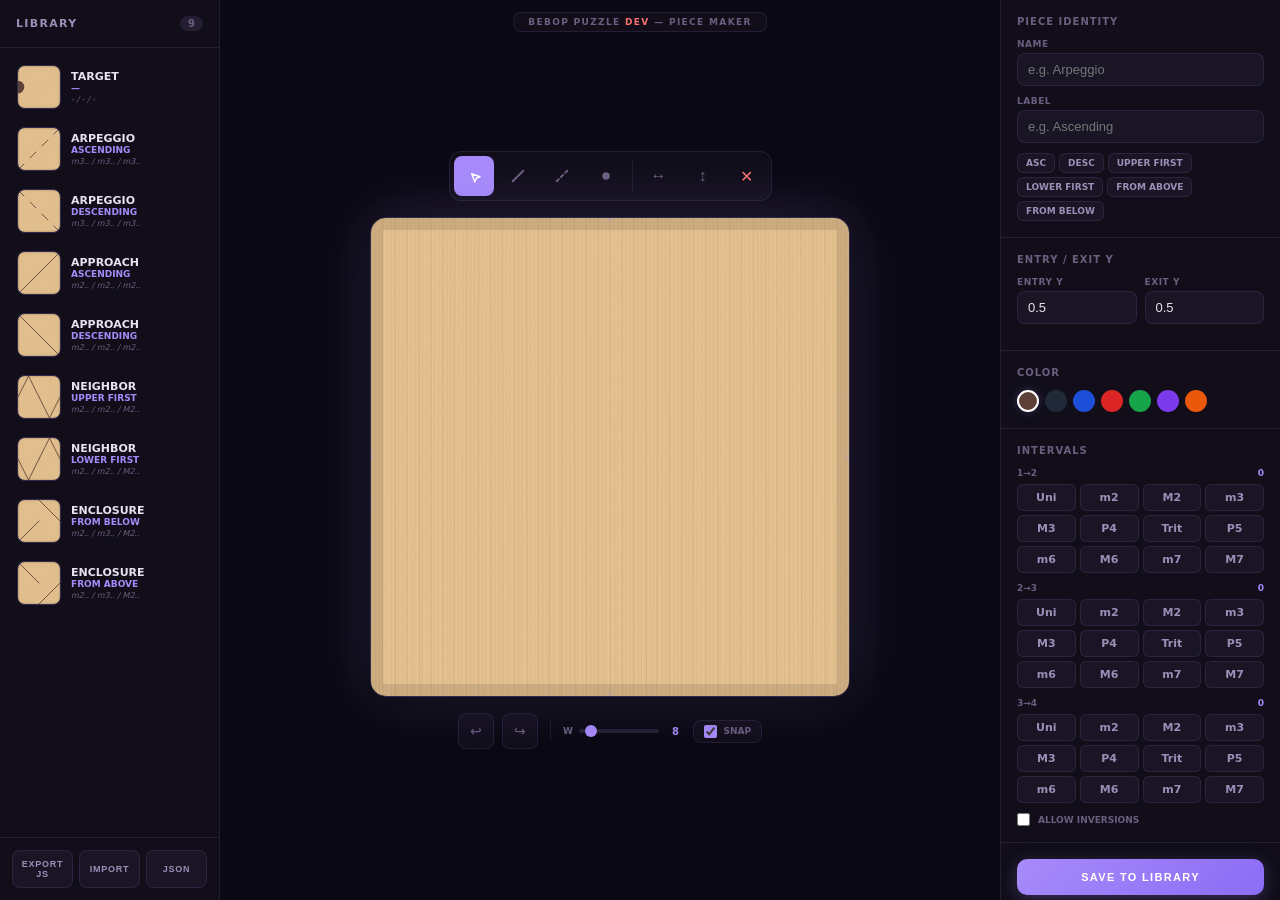
<file: maker.html>
<!DOCTYPE html>
<html lang="en">
<head>
    <meta charset="UTF-8">
    <meta name="viewport" content="width=device-width, initial-scale=1.0">
    <title>Bebop Puzzle — Maker (Dev)</title>
    <style>
        /* ============================================
           RESET & DARK THEME
           ============================================ */
        *, *::before, *::after { box-sizing: border-box; margin: 0; padding: 0; }
        :root {
            --bg-dark:    #0a0812;
            --bg-surface: #110e1a;
            --bg-card:    #1a1525;
            --bg-elevated:#241e33;
            --border:     rgba(167,139,250,0.12);
            --border-med: rgba(167,139,250,0.25);
            --text-primary:   #e8e2f0;
            --text-secondary: #9b8fb8;
            --text-dim:       #6b5f80;
            --accent:    #a78bfa;
            --accent-glow: rgba(167,139,250,0.25);
            --gold:      #f0a830;
            --gold-glow: rgba(240,168,48,0.3);
            --green:     #34d399;
            --red:       #f87171;
            --blue:      #5b8def;
        }
        html, body {
            height: 100%; overflow: hidden;
            background: var(--bg-dark);
            color: var(--text-primary);
            font-family: 'Inter', system-ui, -apple-system, sans-serif;
            user-select: none;
        }

        /* ============================================
           LAYOUT — 3-column grid
           ============================================ */
        .app {
            display: grid;
            grid-template-columns: 220px 1fr 280px;
            height: 100vh;
            gap: 0;
        }

        /* ============================================
           LEFT PANEL — Library
           ============================================ */
        .panel-left {
            background: var(--bg-surface);
            border-right: 1px solid var(--border);
            display: flex; flex-direction: column;
            overflow: hidden;
        }
        .panel-header {
            padding: 16px;
            border-bottom: 1px solid var(--border);
            display: flex; align-items: center; justify-content: space-between;
        }
        .panel-header h2 {
            font-size: 11px; font-weight: 800;
            text-transform: uppercase; letter-spacing: 0.12em;
            color: var(--text-secondary);
        }
        .panel-header .count {
            font-size: 10px; font-weight: 700;
            color: var(--text-dim);
            background: var(--bg-elevated);
            padding: 2px 8px; border-radius: 10px;
        }
        .library-list {
            flex: 1; overflow-y: auto; padding: 8px;
        }
        .library-list::-webkit-scrollbar { width: 4px; }
        .library-list::-webkit-scrollbar-track { background: transparent; }
        .library-list::-webkit-scrollbar-thumb { background: var(--bg-elevated); border-radius: 4px; }

        .lib-item {
            display: flex; align-items: center; gap: 10px;
            padding: 8px; border-radius: 10px;
            cursor: pointer; transition: all 0.15s;
            border: 1px solid transparent;
            position: relative;
        }
        .lib-item:hover { background: var(--bg-card); border-color: var(--border); }
        .lib-item.active { background: var(--bg-elevated); border-color: var(--border-med); }
        .lib-item .thumb {
            width: 44px; height: 44px; border-radius: 8px;
            background: var(--bg-elevated); overflow: hidden; flex-shrink: 0;
            border: 1px solid var(--border);
        }
        .lib-item .thumb img { width: 100%; height: 100%; object-fit: cover; }
        .lib-item .info { flex: 1; min-width: 0; }
        .lib-item .info .name {
            font-size: 11px; font-weight: 700;
            text-transform: uppercase; color: var(--text-primary);
            white-space: nowrap; overflow: hidden; text-overflow: ellipsis;
        }
        .lib-item .info .label {
            font-size: 9px; font-weight: 600;
            text-transform: uppercase; color: var(--accent);
            white-space: nowrap; overflow: hidden; text-overflow: ellipsis;
        }
        .lib-item .info .intervals {
            font-size: 8px; font-weight: 500; font-style: italic;
            color: var(--text-dim); margin-top: 2px;
        }
        .lib-item .del-btn {
            opacity: 0; transition: opacity 0.15s;
            background: none; border: none; color: var(--text-dim);
            cursor: pointer; padding: 4px; font-size: 14px;
        }
        .lib-item:hover .del-btn { opacity: 1; }
        .lib-item .del-btn:hover { color: var(--red); }

        .lib-actions {
            padding: 12px; border-top: 1px solid var(--border);
            display: flex; gap: 6px;
        }
        .btn-sm {
            flex: 1; padding: 8px; border: 1px solid var(--border);
            background: var(--bg-card); color: var(--text-secondary);
            font-size: 9px; font-weight: 700; text-transform: uppercase;
            letter-spacing: 0.08em; border-radius: 8px; cursor: pointer;
            transition: all 0.15s; text-align: center;
        }
        .btn-sm:hover { background: var(--bg-elevated); color: var(--text-primary); border-color: var(--border-med); }

        /* ============================================
           CENTER — Canvas
           ============================================ */
        .panel-center {
            display: flex; flex-direction: column;
            align-items: center; justify-content: center;
            padding: 24px; gap: 16px;
            background: var(--bg-dark);
            position: relative;
        }
        .toolbar {
            display: flex; gap: 4px; background: var(--bg-surface);
            padding: 4px; border-radius: 12px; border: 1px solid var(--border);
        }
        .tool-btn {
            width: 40px; height: 40px; border: none;
            background: transparent; color: var(--text-dim);
            border-radius: 8px; cursor: pointer;
            display: flex; align-items: center; justify-content: center;
            transition: all 0.15s; font-size: 16px;
        }
        .tool-btn:hover { background: var(--bg-card); color: var(--text-secondary); }
        .tool-btn.active { background: var(--accent); color: #fff; }
        .tool-btn svg { width: 18px; height: 18px; }

        .canvas-wrap {
            position: relative; width: 100%; max-width: 480px;
            aspect-ratio: 1;
            border-radius: 16px; overflow: hidden;
            box-shadow: 0 8px 32px rgba(0,0,0,0.5), 0 0 60px var(--accent-glow);
            border: 1px solid var(--border-med);
        }
        .canvas-wrap canvas {
            display: block; width: 100%; height: 100%;
            cursor: crosshair;
        }
        #snap-points-layer, #handles-layer, #marquee-el {
            position: absolute; inset: 0; pointer-events: none;
        }
        #handles-layer { pointer-events: auto; }
        .snap-marker {
            width: 6px; height: 6px;
            background: rgba(167,139,250,0.15);
            border-radius: 50%; position: absolute;
            transform: translate(-50%, -50%);
        }
        .handle {
            width: 14px; height: 14px;
            background: var(--accent); border: 2px solid #fff;
            border-radius: 50%; position: absolute;
            transform: translate(-50%, -50%);
            cursor: move; z-index: 50;
            box-shadow: 0 2px 8px rgba(0,0,0,0.4);
            pointer-events: auto;
        }
        .handle.active { box-shadow: 0 0 0 4px var(--accent-glow); }
        #marquee-el {
            display: none; border: 1px dashed var(--accent);
            background: rgba(167,139,250,0.08);
            pointer-events: none; z-index: 40;
        }

        .canvas-controls {
            display: flex; gap: 8px; align-items: center;
        }
        .canvas-controls .btn-icon {
            width: 36px; height: 36px; border-radius: 8px;
            border: 1px solid var(--border); background: var(--bg-surface);
            color: var(--text-dim); cursor: pointer;
            display: flex; align-items: center; justify-content: center;
            transition: all 0.15s; font-size: 14px;
        }
        .canvas-controls .btn-icon:hover { color: var(--text-primary); border-color: var(--border-med); }
        .slider-group { display: flex; align-items: center; gap: 6px; }
        .slider-group label {
            font-size: 9px; font-weight: 700; text-transform: uppercase;
            color: var(--text-dim); letter-spacing: 0.06em;
        }
        .slider-group input[type=range] {
            width: 80px; height: 4px; appearance: none;
            background: var(--bg-elevated); border-radius: 2px;
            outline: none;
        }
        .slider-group input[type=range]::-webkit-slider-thumb {
            appearance: none; width: 12px; height: 12px;
            background: var(--accent); border-radius: 50%; cursor: pointer;
        }
        .slider-group .val {
            font-size: 10px; font-weight: 700; color: var(--accent);
            min-width: 20px; text-align: center;
        }
        .snap-toggle {
            display: flex; align-items: center; gap: 6px;
            padding: 4px 10px; border-radius: 8px;
            background: var(--bg-surface); border: 1px solid var(--border);
        }
        .snap-toggle label {
            font-size: 9px; font-weight: 700; text-transform: uppercase;
            color: var(--text-dim); cursor: pointer;
        }
        .snap-toggle input { accent-color: var(--accent); cursor: pointer; }

        /* ============================================
           RIGHT PANEL — Piece Properties
           ============================================ */
        .panel-right {
            background: var(--bg-surface);
            border-left: 1px solid var(--border);
            display: flex; flex-direction: column;
            overflow-y: auto;
        }
        .panel-right::-webkit-scrollbar { width: 4px; }
        .panel-right::-webkit-scrollbar-track { background: transparent; }
        .panel-right::-webkit-scrollbar-thumb { background: var(--bg-elevated); border-radius: 4px; }

        .prop-section {
            padding: 16px;
            border-bottom: 1px solid var(--border);
        }
        .prop-section h3 {
            font-size: 10px; font-weight: 800;
            text-transform: uppercase; letter-spacing: 0.1em;
            color: var(--text-dim); margin-bottom: 12px;
        }
        .prop-row {
            display: flex; flex-direction: column; gap: 4px;
            margin-bottom: 10px;
        }
        .prop-row:last-child { margin-bottom: 0; }
        .prop-row label {
            font-size: 9px; font-weight: 700;
            text-transform: uppercase; color: var(--text-dim);
            letter-spacing: 0.06em;
        }
        .prop-row input[type=text], .prop-row input[type=number] {
            background: var(--bg-card); border: 1px solid var(--border);
            color: var(--text-primary); padding: 8px 10px;
            border-radius: 8px; font-size: 13px; font-weight: 500;
            outline: none; transition: border-color 0.15s;
        }
        .prop-row input:focus { border-color: var(--accent); }

        .label-pills {
            display: flex; gap: 4px; flex-wrap: wrap;
        }
        .label-pill {
            padding: 4px 8px; border-radius: 6px;
            font-size: 9px; font-weight: 700; text-transform: uppercase;
            border: 1px solid var(--border); background: var(--bg-card);
            color: var(--text-secondary); cursor: pointer;
            transition: all 0.15s;
        }
        .label-pill:hover { border-color: var(--accent); color: var(--accent); }

        .entry-exit-row {
            display: grid; grid-template-columns: 1fr 1fr; gap: 8px;
        }

        .interval-section { }
        .interval-step { margin-bottom: 10px; }
        .interval-step .step-label {
            font-size: 9px; font-weight: 700; color: var(--text-dim);
            text-transform: uppercase; margin-bottom: 6px;
            display: flex; justify-content: space-between;
        }
        .interval-step .step-label .count { color: var(--accent); }
        .int-grid {
            display: grid; grid-template-columns: repeat(4, 1fr); gap: 4px;
        }
        .int-box {
            padding: 6px 2px; text-align: center;
            font-size: 11px; font-weight: 700;
            border: 1px solid var(--border); border-radius: 6px;
            background: var(--bg-card); color: var(--text-secondary);
            cursor: pointer; transition: all 0.15s;
        }
        .int-box:hover { border-color: var(--border-med); color: var(--text-primary); }
        .int-box.selected {
            background: var(--accent); border-color: var(--accent);
            color: #fff;
        }

        .inv-toggle {
            display: flex; align-items: center; gap: 8px;
            margin-top: 8px;
        }
        .inv-toggle label {
            font-size: 9px; font-weight: 700; text-transform: uppercase;
            color: var(--text-dim); cursor: pointer;
        }
        .inv-toggle input { accent-color: var(--accent); cursor: pointer; }

        /* Color picker */
        .color-row { display: flex; gap: 6px; flex-wrap: wrap; margin-top: 4px; }
        .color-dot {
            width: 22px; height: 22px; border-radius: 50%;
            border: 2px solid transparent; cursor: pointer;
            transition: all 0.15s;
        }
        .color-dot:hover { transform: scale(1.15); }
        .color-dot.selected { border-color: #fff; box-shadow: 0 0 8px var(--accent-glow); }

        /* Save button */
        .save-section {
            padding: 16px;
        }
        .btn-save {
            width: 100%; padding: 12px;
            background: linear-gradient(135deg, var(--accent) 0%, #8b6cf6 100%);
            color: #fff; font-size: 11px; font-weight: 800;
            text-transform: uppercase; letter-spacing: 0.12em;
            border: none; border-radius: 10px; cursor: pointer;
            transition: all 0.2s;
            box-shadow: 0 4px 16px var(--accent-glow);
        }
        .btn-save:hover { transform: translateY(-1px); box-shadow: 0 6px 24px var(--accent-glow); }
        .btn-save:active { transform: scale(0.98); }

        .btn-new {
            width: 100%; padding: 10px; margin-top: 8px;
            background: var(--bg-card); color: var(--text-secondary);
            font-size: 10px; font-weight: 700; text-transform: uppercase;
            letter-spacing: 0.08em;
            border: 1px solid var(--border); border-radius: 8px;
            cursor: pointer; transition: all 0.15s;
        }
        .btn-new:hover { background: var(--bg-elevated); color: var(--text-primary); }

        /* Toast */
        .toast {
            position: fixed; bottom: 20px; left: 50%;
            transform: translateX(-50%); background: var(--bg-elevated);
            color: var(--text-primary); padding: 10px 20px;
            border-radius: 10px; font-size: 12px; font-weight: 600;
            border: 1px solid var(--border-med);
            box-shadow: 0 8px 24px rgba(0,0,0,0.4);
            z-index: 9999; opacity: 0; transition: opacity 0.3s;
            pointer-events: none;
        }
        .toast.show { opacity: 1; }

        /* Modal */
        .modal-overlay {
            position: fixed; inset: 0; background: rgba(0,0,0,0.6);
            display: flex; align-items: center; justify-content: center;
            z-index: 1000;
        }
        .modal-box {
            background: var(--bg-card); border: 1px solid var(--border-med);
            border-radius: 16px; padding: 24px; width: 340px;
            box-shadow: 0 16px 48px rgba(0,0,0,0.5);
        }
        .modal-box h3 {
            font-size: 14px; font-weight: 800; text-transform: uppercase;
            color: var(--text-primary); margin-bottom: 8px;
        }
        .modal-box p {
            font-size: 12px; color: var(--text-secondary); margin-bottom: 16px;
        }
        .modal-box .btn-modal {
            width: 100%; padding: 10px; margin-bottom: 6px;
            border: 1px solid var(--border); border-radius: 8px;
            font-size: 11px; font-weight: 700; text-transform: uppercase;
            cursor: pointer; transition: all 0.15s; text-align: center;
        }
        .modal-box .btn-primary { background: var(--accent); color: #fff; border-color: var(--accent); }
        .modal-box .btn-primary:hover { opacity: 0.9; }
        .modal-box .btn-secondary { background: var(--bg-elevated); color: var(--text-secondary); }
        .modal-box .btn-secondary:hover { color: var(--text-primary); }
        .modal-box .btn-cancel { background: transparent; color: var(--text-dim); border: none; }
        .modal-box .btn-cancel:hover { color: var(--text-primary); }

        /* Dev badge */
        .dev-badge {
            position: fixed; top: 12px; left: 50%;
            transform: translateX(-50%);
            background: var(--bg-surface); border: 1px solid var(--border);
            padding: 4px 14px; border-radius: 8px;
            font-size: 9px; font-weight: 700; text-transform: uppercase;
            letter-spacing: 0.15em; color: var(--text-dim);
            z-index: 100;
        }
        .dev-badge span { color: var(--red); }
    </style>
</head>
<body>

<div class="dev-badge">Bebop Puzzle <span>DEV</span> — Piece Maker</div>

<div class="app">
    <!-- LEFT: Library -->
    <div class="panel-left">
        <div class="panel-header">
            <h2>Library</h2>
            <span class="count" id="lib-count">0</span>
        </div>
        <div class="library-list" id="library-list"></div>
        <div class="lib-actions">
            <button class="btn-sm" onclick="exportLibraryJS()">Export JS</button>
            <button class="btn-sm" onclick="importLibraryJSON()">Import</button>
            <button class="btn-sm" onclick="exportLibraryJSON()">JSON</button>
        </div>
    </div>

    <!-- CENTER: Canvas -->
    <div class="panel-center">
        <div class="toolbar">
            <button class="tool-btn active" id="tool-select" onclick="setTool('select')" title="Select (1)">
                <svg fill="none" stroke="currentColor" viewBox="0 0 24 24"><path stroke-linecap="round" stroke-linejoin="round" stroke-width="2" d="M15 15l-2 5L9 9l11 4-5 2z"/></svg>
            </button>
            <button class="tool-btn" id="tool-line" onclick="setTool('line')" title="Line (2)">
                <svg fill="none" stroke="currentColor" viewBox="0 0 24 24"><path stroke-linecap="round" stroke-width="2.5" d="M5 19L19 5"/></svg>
            </button>
            <button class="tool-btn" id="tool-dotted" onclick="setTool('dotted')" title="Dashed (3)">
                <svg fill="none" stroke="currentColor" viewBox="0 0 24 24"><path stroke-linecap="round" stroke-width="2.5" stroke-dasharray="4 4" d="M5 19L19 5"/></svg>
            </button>
            <button class="tool-btn" id="tool-dot" onclick="setTool('dot')" title="Dot (4)">
                <svg viewBox="0 0 24 24"><circle cx="12" cy="12" r="5" fill="currentColor"/></svg>
            </button>
            <div style="width:1px;background:var(--border);margin:4px 2px;"></div>
            <button class="tool-btn" onclick="flipAction('h')" title="Flip H">↔</button>
            <button class="tool-btn" onclick="flipAction('v')" title="Flip V">↕</button>
            <button class="tool-btn" onclick="deleteSelected()" title="Delete" style="color:var(--red)">✕</button>
        </div>

        <div class="canvas-wrap" id="canvas-container">
            <canvas id="woodCanvas"></canvas>
            <div id="snap-points-layer"></div>
            <div id="handles-layer"></div>
            <div id="marquee-el"></div>
        </div>

        <div class="canvas-controls">
            <button class="btn-icon" onclick="undo()" title="Undo">↩</button>
            <button class="btn-icon" onclick="redo()" title="Redo">↪</button>
            <div style="width:1px;height:20px;background:var(--border);margin:0 4px;"></div>
            <div class="slider-group" id="width-control">
                <label>W</label>
                <input type="range" id="pathWidth" min="2" max="80" value="8" oninput="updateProp('width',this.value)">
                <span class="val" id="widthVal">8</span>
            </div>
            <div class="slider-group" id="seg-control" style="display:none;">
                <label>D</label>
                <input type="range" id="segments" min="1" max="15" value="4" oninput="updateProp('segments',this.value)">
                <span class="val" id="segVal">4</span>
            </div>
            <div class="snap-toggle">
                <input type="checkbox" id="snapToggle" checked>
                <label for="snapToggle">Snap</label>
            </div>
        </div>
    </div>

    <!-- RIGHT: Properties -->
    <div class="panel-right">
        <div class="prop-section">
            <h3>Piece Identity</h3>
            <div class="prop-row">
                <label>Name</label>
                <input type="text" id="piece-name" placeholder="e.g. Arpeggio">
            </div>
            <div class="prop-row">
                <label>Label</label>
                <input type="text" id="piece-label" placeholder="e.g. Ascending">
            </div>
            <div class="label-pills">
                <span class="label-pill" onclick="setLabel('Ascending')">Asc</span>
                <span class="label-pill" onclick="setLabel('Descending')">Desc</span>
                <span class="label-pill" onclick="setLabel('Upper First')">Upper First</span>
                <span class="label-pill" onclick="setLabel('Lower First')">Lower First</span>
                <span class="label-pill" onclick="setLabel('From Above')">From Above</span>
                <span class="label-pill" onclick="setLabel('From Below')">From Below</span>
            </div>
        </div>

        <div class="prop-section">
            <h3>Entry / Exit Y</h3>
            <div class="entry-exit-row">
                <div class="prop-row">
                    <label>Entry Y</label>
                    <input type="number" id="piece-entryY" step="0.1" min="0" max="1" value="0.5">
                </div>
                <div class="prop-row">
                    <label>Exit Y</label>
                    <input type="number" id="piece-exitY" step="0.1" min="0" max="1" value="0.5">
                </div>
            </div>
        </div>

        <div class="prop-section">
            <h3>Color</h3>
            <div class="color-row" id="color-picker"></div>
        </div>

        <div class="prop-section interval-section">
            <h3>Intervals</h3>
            <div class="interval-step">
                <div class="step-label">1→2 <span class="count" id="count-int1">0</span></div>
                <div class="int-grid" id="grid-int1"></div>
            </div>
            <div class="interval-step">
                <div class="step-label">2→3 <span class="count" id="count-int2">0</span></div>
                <div class="int-grid" id="grid-int2"></div>
            </div>
            <div class="interval-step">
                <div class="step-label">3→4 <span class="count" id="count-int3">0</span></div>
                <div class="int-grid" id="grid-int3"></div>
            </div>
            <div class="inv-toggle">
                <input type="checkbox" id="allow-inversions">
                <label for="allow-inversions">Allow Inversions</label>
            </div>
        </div>

        <div class="save-section">
            <button class="btn-save" onclick="saveToLibrary()">Save to Library</button>
            <button class="btn-new" onclick="exportPiecePNG()">Export PNG</button>
            <button class="btn-new" onclick="newCanvas()">+ New Piece</button>
        </div>
    </div>
</div>

<div class="toast" id="toast"></div>

<script src="library-data.js?v=1.7"></script>
<script src="piece-art.js?v=1.7"></script>
<script>
// ============================================================
// STATE
// ============================================================
const S = {
    elements: [],
    library: [],
    history: [],
    redoStack: [],
    selectedIndices: [],
    clipboard: [],
    tool: 'select',
    canvasSize: 600,
    isDrawing: false,
    isMarquee: false,
    marqueeStart: { x: 0, y: 0 },
    snapLines: { x: null, y: null },
    intervals: { int1: new Set(), int2: new Set(), int3: new Set() },
    color: '#5d4037',
    activeLibIndex: -1,
};

const INTERVALS = ["Uni","m2","M2","m3","M3","P4","Trit","P5","m6","M6","m7","M7"];
const COLORS = [
    { n:'Brown', v:'#5d4037' }, { n:'Black', v:'#1f2937' },
    { n:'Blue', v:'#1d4ed8' },  { n:'Red', v:'#dc2626' },
    { n:'Green', v:'#16a34a' }, { n:'Purple', v:'#7c3aed' },
    { n:'Orange', v:'#ea580c' },
];
const TOOL_DEFAULTS = { line:{width:8}, dotted:{width:8,segments:4}, dot:{width:30} };

let canvas, ctx, container, handlesLayer, snapLayer, marqueeEl;
let woodGrain = null;
let drawRaf = 0;

function requestDraw() {
    if (drawRaf) return;
    drawRaf = requestAnimationFrame(() => {
        drawRaf = 0;
        draw();
    });
}

// ============================================================
// INIT
// ============================================================
function init() {
    canvas = document.getElementById('woodCanvas');
    ctx = canvas.getContext('2d');
    container = document.getElementById('canvas-container');
    handlesLayer = document.getElementById('handles-layer');
    snapLayer = document.getElementById('snap-points-layer');
    marqueeEl = document.getElementById('marquee-el');

    // Interval grids
    ['int1','int2','int3'].forEach(id => {
        const grid = document.getElementById(`grid-${id}`);
        INTERVALS.forEach(name => {
            const box = document.createElement('div');
            box.className = 'int-box';
            box.textContent = name;
            box.onclick = () => toggleInterval(id, name, box);
            grid.appendChild(box);
        });
    });

    // Color picker
    const cp = document.getElementById('color-picker');
    COLORS.forEach(c => {
        const d = document.createElement('div');
        d.className = 'color-dot' + (c.v === S.color ? ' selected' : '');
        d.style.backgroundColor = c.v;
        d.title = c.n;
        d.onclick = () => selectColor(c.v, d);
        cp.appendChild(d);
    });

    // Load library from library-data.js
    if (typeof DEFAULT_LIBRARY_DATA !== 'undefined' && DEFAULT_LIBRARY_DATA.library) {
        S.library = JSON.parse(JSON.stringify(DEFAULT_LIBRARY_DATA.library));
    }
    // Thumbnails are not stored in the library any more; draw them from the shapes.
    applyPieceArt(S.library);

    createSnapMarkers();
    resize();
    window.addEventListener('resize', resize);
    canvas.addEventListener('pointerdown', onPointerDown);
    window.addEventListener('pointermove', onPointerMove);
    window.addEventListener('pointerup', onPointerUp);
    window.addEventListener('keydown', onKeyDown);
    renderLibrary();
    draw();
}

// ============================================================
// RESIZE
// ============================================================
function resize() {
    const rect = container.getBoundingClientRect();
    S.canvasSize = rect.width;
    canvas.width = S.canvasSize;
    canvas.height = S.canvasSize;
    woodGrain = null;
    draw();
}

function createSnapMarkers() {
    snapLayer.innerHTML = '';
    [{x:0,y:0},{x:.5,y:0},{x:1,y:0},{x:0,y:.5},{x:1,y:.5},{x:0,y:1},{x:.5,y:1},{x:1,y:1}].forEach(p => {
        const d = document.createElement('div');
        d.className = 'snap-marker';
        d.style.left = `${p.x*100}%`; d.style.top = `${p.y*100}%`;
        snapLayer.appendChild(d);
    });
}

// ============================================================
// TOOLS
// ============================================================
function setTool(t) {
    S.tool = t;
    S.selectedIndices = [];
    document.querySelectorAll('.toolbar .tool-btn').forEach(b => b.classList.remove('active'));
    const el = document.getElementById(`tool-${t}`);
    if (el) el.classList.add('active');
    updateUI(); draw();
}

// ============================================================
// POINTER EVENTS
// ============================================================
function onPointerDown(e) {
    if (e.target !== canvas) return;
    const rect = canvas.getBoundingClientRect();
    const mx = (e.clientX - rect.left) / S.canvasSize;
    const my = (e.clientY - rect.top) / S.canvasSize;

    if (S.tool === 'select') {
        const found = findAt(mx, my);
        if (found !== -1) {
            if (!e.shiftKey) S.selectedIndices = [found];
            else {
                const idx = S.selectedIndices.indexOf(found);
                if (idx === -1) S.selectedIndices.push(found);
                else S.selectedIndices.splice(idx, 1);
            }
        } else {
            S.isMarquee = true;
            S.marqueeStart = { x: e.clientX, y: e.clientY };
            marqueeEl.style.display = 'block';
            marqueeEl.style.left = `${e.clientX-rect.left}px`;
            marqueeEl.style.top = `${e.clientY-rect.top}px`;
            marqueeEl.style.width = '0px'; marqueeEl.style.height = '0px';
            if (!e.shiftKey) S.selectedIndices = [];
        }
        updateUI(); draw(); return;
    }

    saveState();
    S.isDrawing = true;
    const sp = snap({x:mx, y:my});
    const cfg = TOOL_DEFAULTS[S.tool==='line'?'line':S.tool==='dotted'?'dotted':'dot'];
    S.elements.push({
        type: S.tool, p1:{...sp}, p2:{...sp},
        width: cfg.width, segments: cfg.segments||4, color: S.color
    });
    S.selectedIndices = [S.elements.length-1];
    updateUI(); draw();
}

function onPointerMove(e) {
    const rect = canvas.getBoundingClientRect();
    if (S.isDrawing) {
        let x = Math.max(0, Math.min(1, (e.clientX-rect.left)/S.canvasSize));
        let y = Math.max(0, Math.min(1, (e.clientY-rect.top)/S.canvasSize));
        const el = S.elements[S.selectedIndices[0]];
        const s = snap({x,y}, S.selectedIndices[0]);
        if (el.type==='dot') el.p1 = s; else el.p2 = s;
        requestDraw();
    } else if (S.isMarquee) {
        const cx = e.clientX, cy = e.clientY;
        const l = Math.min(S.marqueeStart.x, cx), t = Math.min(S.marqueeStart.y, cy);
        const w = Math.abs(S.marqueeStart.x - cx), h = Math.abs(S.marqueeStart.y - cy);
        marqueeEl.style.left = `${l-rect.left}px`; marqueeEl.style.top = `${t-rect.top}px`;
        marqueeEl.style.width = `${w}px`; marqueeEl.style.height = `${h}px`;
    }
}

function onPointerUp(e) {
    if (S.isDrawing) {
        S.isDrawing = false;
        S.snapLines = {x:null, y:null};
        updateUI(); draw();
    } else if (S.isMarquee) {
        const x1 = parseInt(marqueeEl.style.left)/S.canvasSize;
        const y1 = parseInt(marqueeEl.style.top)/S.canvasSize;
        const x2 = x1 + parseInt(marqueeEl.style.width)/S.canvasSize;
        const y2 = y1 + parseInt(marqueeEl.style.height)/S.canvasSize;
        S.elements.forEach((el,i) => {
            const check = p => p.x>=x1&&p.x<=x2&&p.y>=y1&&p.y<=y2;
            if (el.type==='dot'?check(el.p1):(check(el.p1)||check(el.p2))) {
                if (!S.selectedIndices.includes(i)) S.selectedIndices.push(i);
            }
        });
        marqueeEl.style.display = 'none';
        S.isMarquee = false;
        updateUI(); draw();
    }
}

function findAt(x, y) {
    for (let i = S.elements.length-1; i >= 0; i--) {
        const el = S.elements[i];
        const th = el.type==='dot' ? Math.max(0.06, (el.width/S.canvasSize)*0.5+0.01) : 0.04;
        if (el.type==='dot') {
            if (Math.hypot(x-el.p1.x, y-el.p1.y) < th) return i;
        } else {
            if (Math.hypot(x-el.p1.x,y-el.p1.y)<0.05||Math.hypot(x-el.p2.x,y-el.p2.y)<0.05) return i;
            const l2=(el.p1.x-el.p2.x)**2+(el.p1.y-el.p2.y)**2;
            if (l2===0) { if(Math.hypot(x-el.p1.x,y-el.p1.y)<0.03) return i; continue; }
            let t=((x-el.p1.x)*(el.p2.x-el.p1.x)+(y-el.p1.y)*(el.p2.y-el.p1.y))/l2;
            t=Math.max(0,Math.min(1,t));
            if (Math.hypot(x-(el.p1.x+t*(el.p2.x-el.p1.x)),y-(el.p1.y+t*(el.p2.y-el.p1.y)))<0.03) return i;
        }
    }
    return -1;
}

function snap(pt, excludeIdx=-1) {
    S.snapLines = {x:null, y:null};
    if (!document.getElementById('snapToggle').checked) return pt;
    const targets = [0, 0.25, 0.5, 0.75, 1.0];
    let bx=pt.x, by=pt.y, mdx=0.03, mdy=0.03;
    targets.forEach(v => {
        if (Math.abs(pt.x-v)<mdx) { mdx=Math.abs(pt.x-v); bx=v; S.snapLines.x=v; }
        if (Math.abs(pt.y-v)<mdy) { mdy=Math.abs(pt.y-v); by=v; S.snapLines.y=v; }
    });
    S.elements.forEach((el,i) => {
        if (i===excludeIdx) return;
        const pts = el.type==='dot'?[el.p1]:[el.p1,el.p2];
        pts.forEach(p => {
            if (Math.hypot(pt.x-p.x,pt.y-p.y)<0.035) {
                bx=p.x; by=p.y; S.snapLines.x=p.x; S.snapLines.y=p.y;
            }
        });
    });
    return {x:bx, y:by};
}

// ============================================================
// KEYBOARD
// ============================================================
function onKeyDown(e) {
    const isInput = ['INPUT','SELECT','TEXTAREA'].includes(document.activeElement.tagName);
    if ((e.ctrlKey||e.metaKey)&&e.key==='z'&&!e.shiftKey) { e.preventDefault(); undo(); return; }
    if ((e.ctrlKey||e.metaKey)&&(e.key==='Z'||e.key==='y')) { e.preventDefault(); redo(); return; }
    if (isInput) return;
    if (e.key==='Delete'||e.key==='Backspace') { deleteSelected(); return; }
    if ((e.ctrlKey||e.metaKey)&&e.key==='a') { e.preventDefault(); S.selectedIndices=S.elements.map((_,i)=>i); updateUI(); draw(); return; }
    if ((e.ctrlKey||e.metaKey)&&e.key==='s') { e.preventDefault(); saveToLibrary(); return; }
    if (e.key==='1') setTool('select');
    if (e.key==='2') setTool('line');
    if (e.key==='3') setTool('dotted');
    if (e.key==='4') setTool('dot');
    const nudge = e.shiftKey ? 0.05 : 0.01;
    if (['ArrowLeft','ArrowRight','ArrowUp','ArrowDown'].includes(e.key) && S.selectedIndices.length) {
        e.preventDefault(); saveState();
        const dx = e.key==='ArrowLeft'?-nudge:e.key==='ArrowRight'?nudge:0;
        const dy = e.key==='ArrowUp'?-nudge:e.key==='ArrowDown'?nudge:0;
        S.selectedIndices.forEach(i => {
            const el = S.elements[i];
            el.p1.x=Math.max(0,Math.min(1,el.p1.x+dx)); el.p1.y=Math.max(0,Math.min(1,el.p1.y+dy));
            if (el.p2) { el.p2.x=Math.max(0,Math.min(1,el.p2.x+dx)); el.p2.y=Math.max(0,Math.min(1,el.p2.y+dy)); }
        });
        updateUI(); draw();
    }
}

// ============================================================
// UNDO / REDO
// ============================================================
function saveState() {
    S.history.push(JSON.stringify(S.elements));
    if (S.history.length > 50) S.history.shift();
    S.redoStack = [];
}
function undo() {
    if (!S.history.length) return;
    S.redoStack.push(JSON.stringify(S.elements));
    S.elements = JSON.parse(S.history.pop());
    S.selectedIndices = []; updateUI(); draw();
}
function redo() {
    if (!S.redoStack.length) return;
    S.history.push(JSON.stringify(S.elements));
    S.elements = JSON.parse(S.redoStack.pop());
    S.selectedIndices = []; updateUI(); draw();
}

// ============================================================
// ELEMENT OPS
// ============================================================
function deleteSelected() {
    if (!S.selectedIndices.length) return;
    saveState();
    S.selectedIndices.sort((a,b)=>b-a).forEach(i=>S.elements.splice(i,1));
    S.selectedIndices = []; updateUI(); draw();
}

function flipAction(axis) {
    if (!S.elements.length) return;
    saveState();
    const targets = S.selectedIndices.length ? S.selectedIndices : S.elements.map((_,i)=>i);
    targets.forEach(i => {
        const el = S.elements[i];
        if (axis==='h') { el.p1.x=1-el.p1.x; if(el.type!=='dot') el.p2.x=1-el.p2.x; }
        else { el.p1.y=1-el.p1.y; if(el.type!=='dot') el.p2.y=1-el.p2.y; }
    });
    draw();
}

function updateProp(prop, val) {
    const v = parseInt(val);
    if (S.selectedIndices.length) S.selectedIndices.forEach(i => S.elements[i][prop]=v);
    else { const t=S.tool==='line'?'line':S.tool==='dotted'?'dotted':'dot'; TOOL_DEFAULTS[t][prop]=v; }
    if (prop==='segments') document.getElementById('segVal').textContent=v;
    if (prop==='width') document.getElementById('widthVal').textContent=v;
    draw();
}

function selectColor(v, el) {
    S.color = v;
    document.querySelectorAll('.color-dot').forEach(d=>d.classList.remove('selected'));
    el.classList.add('selected');
    if (S.selectedIndices.length) {
        saveState();
        S.selectedIndices.forEach(i=>S.elements[i].color=v);
        draw();
    }
}

function setLabel(l) { document.getElementById('piece-label').value = l; }

// ============================================================
// INTERVALS
// ============================================================
function toggleInterval(stepId, name, el) {
    if (S.intervals[stepId].has(name)) { S.intervals[stepId].delete(name); el.classList.remove('selected'); }
    else { S.intervals[stepId].add(name); el.classList.add('selected'); }
    updateIntervalCounts();
}
function updateIntervalCounts() {
    ['int1','int2','int3'].forEach(id => {
        document.getElementById(`count-${id}`).textContent = S.intervals[id].size;
    });
}
function clearIntervals() {
    ['int1','int2','int3'].forEach(id => {
        S.intervals[id].clear();
        document.querySelectorAll(`#grid-${id} .int-box`).forEach(b=>b.classList.remove('selected'));
    });
    updateIntervalCounts();
}

// ============================================================
// UI UPDATE
// ============================================================
function updateUI() {
    handlesLayer.innerHTML = '';
    const segCtrl = document.getElementById('seg-control');

    if (S.selectedIndices.length > 0) {
        const el = S.elements[S.selectedIndices[0]];
        document.getElementById('pathWidth').value = el.width;
        document.getElementById('widthVal').textContent = el.width;
        segCtrl.style.display = el.type==='dotted' ? 'flex' : 'none';
        if (el.type==='dotted') {
            document.getElementById('segments').value = el.segments;
            document.getElementById('segVal').textContent = el.segments;
        }
        if (S.selectedIndices.length===1 && S.tool==='select') {
            createHandle(el.p1, 'p1');
            if (el.type!=='dot') createHandle(el.p2, 'p2');
        }
    } else {
        segCtrl.style.display = 'none';
    }
}

function createHandle(pt, key) {
    const h = document.createElement('div');
    h.className = 'handle';
    h.style.left = `${pt.x*100}%`; h.style.top = `${pt.y*100}%`;
    h.onpointerdown = (e) => {
        e.stopPropagation(); saveState();
        h.setPointerCapture(e.pointerId); h.classList.add('active');
        const onMove = (em) => {
            const rect = container.getBoundingClientRect();
            let x = Math.max(0,Math.min(1,(em.clientX-rect.left)/S.canvasSize));
            let y = Math.max(0,Math.min(1,(em.clientY-rect.top)/S.canvasSize));
            const s = snap({x,y}, S.selectedIndices[0]);
            pt.x=s.x; pt.y=s.y;
            h.style.left=`${pt.x*100}%`; h.style.top=`${pt.y*100}%`;
            requestDraw();
        };
        const onUp = () => {
            h.classList.remove('active'); S.snapLines={x:null,y:null};
            window.removeEventListener('pointermove',onMove);
            window.removeEventListener('pointerup',onUp);
            updateUI(); draw();
        };
        window.addEventListener('pointermove',onMove);
        window.addEventListener('pointerup',onUp);
    };
    handlesLayer.appendChild(h);
}

// ============================================================
// DRAWING
// ============================================================
function createWoodGrain() {
    const pc = document.createElement('canvas');
    pc.width = canvas.width; pc.height = canvas.height;
    const p = pc.getContext('2d');
    p.fillStyle = '#e3c191'; p.fillRect(0,0,pc.width,pc.height);
    p.globalAlpha = 0.35;
    for (let i=0;i<pc.width;i+=4) {
        p.beginPath(); p.lineWidth=1;
        p.strokeStyle = i%12===0?'#b98d5c':'#d4a373';
        p.moveTo(i,0); p.lineTo(i+(Math.random()*2-1),pc.height); p.stroke();
    }
    return pc;
}

function draw() {
    if (!ctx) return;
    if (!woodGrain) woodGrain = createWoodGrain();
    ctx.drawImage(woodGrain, 0, 0);

    // Snap lines
    if (S.snapLines.x!==null||S.snapLines.y!==null) {
        ctx.save(); ctx.setLineDash([5,5]); ctx.strokeStyle='rgba(167,139,250,0.5)'; ctx.lineWidth=1;
        if (S.snapLines.x!==null) { ctx.beginPath(); ctx.moveTo(S.snapLines.x*canvas.width,0); ctx.lineTo(S.snapLines.x*canvas.width,canvas.height); ctx.stroke(); }
        if (S.snapLines.y!==null) { ctx.beginPath(); ctx.moveTo(0,S.snapLines.y*canvas.height); ctx.lineTo(canvas.width,S.snapLines.y*canvas.height); ctx.stroke(); }
        ctx.restore();
    }

    // Border
    ctx.strokeStyle='rgba(0,0,0,0.1)'; ctx.lineWidth=12;
    ctx.strokeRect(6,6,canvas.width-12,canvas.height-12);

    // Elements
    S.elements.forEach((el,idx) => {
        ctx.save(); ctx.lineCap='round'; ctx.lineJoin='round';
        const c = el.color||'#5d4037';
        ctx.strokeStyle=c; ctx.fillStyle=c; ctx.lineWidth=el.width;
        if (S.selectedIndices.includes(idx)) { ctx.shadowBlur=12; ctx.shadowColor='rgba(167,139,250,0.8)'; }
        const x1=el.p1.x*canvas.width, y1=el.p1.y*canvas.height;
        const x2=el.p2?.x*canvas.width, y2=el.p2?.y*canvas.height;
        if (el.type==='line') { ctx.beginPath(); ctx.moveTo(x1,y1); ctx.lineTo(x2,y2); ctx.stroke(); }
        else if (el.type==='dotted') {
            const len=Math.hypot(x2-x1,y2-y1);
            if(len>0){const u=len/(2*el.segments-1);ctx.setLineDash([u,u]);ctx.beginPath();ctx.moveTo(x1,y1);ctx.lineTo(x2,y2);ctx.stroke();ctx.setLineDash([]);}
        } else if (el.type==='dot') { ctx.beginPath(); ctx.arc(x1,y1,el.width/2,0,Math.PI*2); ctx.fill(); }
        ctx.restore();
    });
}

// ============================================================
// LIBRARY
// ============================================================
function renderLibrary() {
    const list = document.getElementById('library-list');
    list.innerHTML = '';
    document.getElementById('lib-count').textContent = S.library.length;

    if (S.library.length === 0) {
        list.innerHTML = '<div style="text-align:center;padding:40px 12px;color:var(--text-dim);font-size:11px;font-style:italic;">Library empty</div>';
        return;
    }

    S.library.forEach((piece, i) => {
        const div = document.createElement('div');
        div.className = 'lib-item' + (i===S.activeLibIndex?' active':'');
        div.onclick = () => loadPiece(i);

        const i1 = piece.intervals.int1.length ? piece.intervals.int1[0]+(piece.intervals.int1.length>1?'..':'') : '-';
        const i2 = piece.intervals.int2.length ? piece.intervals.int2[0]+(piece.intervals.int2.length>1?'..':'') : '-';
        const i3 = piece.intervals.int3.length ? piece.intervals.int3[0]+(piece.intervals.int3.length>1?'..':'') : '-';

        div.innerHTML = `
            <div class="thumb"><img src="${piece.thumbnail}" alt="${piece.name}"></div>
            <div class="info">
                <div class="name">${piece.name}</div>
                <div class="label">${piece.label||'—'}</div>
                <div class="intervals">${i1} / ${i2} / ${i3}</div>
            </div>
            <button class="del-btn" onclick="event.stopPropagation();removeLib(${i})">×</button>
        `;
        list.appendChild(div);
    });
}

function loadPiece(i) {
    saveState();
    const p = S.library[i];
    S.elements = JSON.parse(JSON.stringify(p.elements));
    S.selectedIndices = [];
    S.activeLibIndex = i;

    document.getElementById('piece-name').value = p.name;
    document.getElementById('piece-label').value = p.label || '';
    document.getElementById('piece-entryY').value = p.entryY ?? 0.5;
    document.getElementById('piece-exitY').value = p.exitY ?? 0.5;
    document.getElementById('allow-inversions').checked = p.allowInversions || false;

    clearIntervals();
    ['int1','int2','int3'].forEach(id => {
        (p.intervals[id]||[]).forEach(name => {
            S.intervals[id].add(name);
            document.querySelectorAll(`#grid-${id} .int-box`).forEach(b => {
                if (b.textContent===name) b.classList.add('selected');
            });
        });
    });
    updateIntervalCounts();
    renderLibrary();
    updateUI(); draw();
}

function removeLib(i) {
    S.library.splice(i, 1);
    if (S.activeLibIndex === i) S.activeLibIndex = -1;
    else if (S.activeLibIndex > i) S.activeLibIndex--;
    renderLibrary();
    toast('Piece removed');
}

function saveToLibrary() {
    if (!S.elements.length) { toast('Nothing to save'); return; }
    const name = document.getElementById('piece-name').value.trim() || 'Untitled';
    const label = document.getElementById('piece-label').value.trim() || '';
    const entryYRaw = parseFloat(document.getElementById('piece-entryY').value);
    const entryY = isNaN(entryYRaw) ? 0.5 : entryYRaw;
    const exitYRaw = parseFloat(document.getElementById('piece-exitY').value);
    const exitY = isNaN(exitYRaw) ? 0.5 : exitYRaw;
    const allowInv = document.getElementById('allow-inversions').checked;

    // Check duplicate
    const existIdx = S.library.findIndex(p => p.name===name && p.label===label);
    if (existIdx !== -1 && existIdx !== S.activeLibIndex) {
        showDuplicateModal(name, label, existIdx, entryY, exitY, allowInv);
        return;
    }

    doSave(name, label, entryY, exitY, allowInv, S.activeLibIndex !== -1 ? S.activeLibIndex : -1);
}

function doSave(name, label, entryY, exitY, allowInv, replaceIdx) {
    // Clear selection for clean thumbnail
    const oldSel = [...S.selectedIndices];
    S.selectedIndices = []; updateUI(); draw();

    const piece = {
        id: Date.now(), name, label, entryY, exitY,
        allowInversions: allowInv,
        intervals: {
            int1: Array.from(S.intervals.int1),
            int2: Array.from(S.intervals.int2),
            int3: Array.from(S.intervals.int3),
        },
        elements: JSON.parse(JSON.stringify(S.elements)),
    };
    piece.thumbnail = pieceThumbnail(piece);

    S.selectedIndices = oldSel; updateUI(); draw();

    if (replaceIdx >= 0) {
        S.library[replaceIdx] = piece;
        S.activeLibIndex = replaceIdx;
    } else {
        S.library.unshift(piece);
        S.activeLibIndex = 0;
    }
    renderLibrary();
    toast('Saved!');
}

function newCanvas() {
    if (S.elements.length) {
        showConfirmModal('Start new piece? Current canvas will be cleared.', () => {
            doNewCanvas();
        });
    } else doNewCanvas();
}

function doNewCanvas() {
    saveState();
    S.elements = []; S.selectedIndices = []; S.activeLibIndex = -1;
    document.getElementById('piece-name').value = '';
    document.getElementById('piece-label').value = '';
    document.getElementById('piece-entryY').value = '0.5';
    document.getElementById('piece-exitY').value = '0.5';
    document.getElementById('allow-inversions').checked = false;
    clearIntervals(); renderLibrary(); updateUI(); draw();
    toast('New canvas');
}

// ============================================================
// EXPORT / IMPORT
// ============================================================
// Thumbnails are generated at load time (piece-art.js), so exports carry shapes only.
function exportableLibrary() {
    return S.library.map(p => { const { thumbnail, ...rest } = p; return rest; });
}

function exportLibraryJS() {
    // Export as library-data.js format
    const data = { version: 1, exportDate: new Date().toISOString(), library: exportableLibrary() };
    const js = `const DEFAULT_LIBRARY_DATA = ${JSON.stringify(data, null, 2)};\n`;
    downloadBlob(js, 'library-data.js', 'application/javascript');
    toast('Exported library-data.js');
}

function exportLibraryJSON() {
    const data = { version: 1, exportDate: new Date().toISOString(), library: exportableLibrary() };
    downloadBlob(JSON.stringify(data,null,2), 'piece-library.json', 'application/json');
    toast('Exported piece-library.json');
}

function importLibraryJSON() {
    const input = document.createElement('input');
    input.type='file'; input.accept='.json,.js';
    input.onchange = (e) => {
        const file = e.target.files[0]; if (!file) return;
        const reader = new FileReader();
        reader.onload = (ev) => {
            try {
                let text = ev.target.result;
                // Handle JS format: strip "const ... = " prefix
                const jsonStart = text.indexOf('{');
                if (jsonStart > 0) text = text.substring(jsonStart).replace(/;\s*$/, '');
                const data = JSON.parse(text);
                if (data.library && Array.isArray(data.library)) {
                    // Deduplicate by name+label, imported pieces overwrite existing
                    const existingKeys = new Set(S.library.map(p => p.name + '|' + p.label));
                    const newPieces = data.library.filter(p => !existingKeys.has(p.name + '|' + p.label));
                    const updated = data.library.filter(p => existingKeys.has(p.name + '|' + p.label));
                    // Replace existing matches
                    updated.forEach(imp => {
                        const idx = S.library.findIndex(p => p.name === imp.name && p.label === imp.label);
                        if (idx !== -1) S.library[idx] = imp;
                    });
                    S.library = [...S.library, ...newPieces];
                    applyPieceArt(S.library);
                    renderLibrary();
                    toast(`Imported ${data.library.length} pieces (${newPieces.length} new, ${updated.length} updated)`);
                }
            } catch(err) { toast('Import failed: invalid file'); }
        };
        reader.readAsText(file);
    };
    input.click();
}

function exportPiecePNG() {
    if (!S.elements.length) { toast('Nothing to export'); return; }
    const size = S.canvasSize;
    const offscreen = document.createElement('canvas');
    offscreen.width = size; offscreen.height = size;
    const octx = offscreen.getContext('2d');

    // Wood grain
    if (!woodGrain) woodGrain = createWoodGrain();
    octx.drawImage(woodGrain, 0, 0);

    // Border
    octx.strokeStyle = 'rgba(0,0,0,0.1)'; octx.lineWidth = 12;
    octx.strokeRect(6, 6, size - 12, size - 12);

    // Elements (no selection glow)
    S.elements.forEach(el => {
        octx.save(); octx.lineCap = 'round'; octx.lineJoin = 'round';
        const c = el.color || '#5d4037';
        octx.strokeStyle = c; octx.fillStyle = c; octx.lineWidth = el.width;
        const x1 = el.p1.x * size, y1 = el.p1.y * size;
        const x2 = el.p2?.x * size, y2 = el.p2?.y * size;
        if (el.type === 'line') {
            octx.beginPath(); octx.moveTo(x1, y1); octx.lineTo(x2, y2); octx.stroke();
        } else if (el.type === 'dotted') {
            const len = Math.hypot(x2 - x1, y2 - y1);
            if (len > 0) {
                const u = len / (2 * el.segments - 1);
                octx.setLineDash([u, u]);
                octx.beginPath(); octx.moveTo(x1, y1); octx.lineTo(x2, y2); octx.stroke();
                octx.setLineDash([]);
            }
        } else if (el.type === 'dot') {
            octx.beginPath(); octx.arc(x1, y1, el.width / 2, 0, Math.PI * 2); octx.fill();
        }
        octx.restore();
    });

    const name = document.getElementById('piece-name').value.trim() || 'piece';
    offscreen.toBlob(blob => {
        const link = document.createElement('a');
        link.download = `${name}.png`;
        link.href = URL.createObjectURL(blob);
        link.click();
        URL.revokeObjectURL(link.href);
    }, 'image/png');
    toast('Exported PNG');
}

function downloadBlob(content, filename, type) {
    const blob = new Blob([content], {type});
    const link = document.createElement('a');
    link.download = filename;
    link.href = URL.createObjectURL(blob);
    link.click();
    URL.revokeObjectURL(link.href);
}

// ============================================================
// MODALS
// ============================================================
function showDuplicateModal(name, label, existIdx, entryY, exitY, allowInv) {
    const overlay = document.createElement('div');
    overlay.className = 'modal-overlay';
    overlay.innerHTML = `
        <div class="modal-box">
            <h3>Duplicate Found</h3>
            <p>"<strong>${name}</strong>" / "<strong>${label||'—'}</strong>" already exists.</p>
            <button class="btn-modal btn-primary" id="modal-overwrite">Overwrite Existing</button>
            <button class="btn-modal btn-secondary" id="modal-new">Save as New Copy</button>
            <button class="btn-modal btn-cancel" id="modal-cancel">Cancel</button>
        </div>`;
    document.body.appendChild(overlay);
    overlay.querySelector('#modal-overwrite').onclick = () => { overlay.remove(); doSave(name,label,entryY,exitY,allowInv,existIdx); };
    overlay.querySelector('#modal-new').onclick = () => { overlay.remove(); doSave(name+' (copy)',label,entryY,exitY,allowInv,-1); };
    overlay.querySelector('#modal-cancel').onclick = () => overlay.remove();
}

function showConfirmModal(msg, onOk) {
    const overlay = document.createElement('div');
    overlay.className = 'modal-overlay';
    overlay.innerHTML = `
        <div class="modal-box">
            <h3>Confirm</h3>
            <p>${msg}</p>
            <button class="btn-modal btn-primary" id="modal-ok">Confirm</button>
            <button class="btn-modal btn-cancel" id="modal-cancel">Cancel</button>
        </div>`;
    document.body.appendChild(overlay);
    overlay.querySelector('#modal-ok').onclick = () => { overlay.remove(); onOk(); };
    overlay.querySelector('#modal-cancel').onclick = () => overlay.remove();
}

// ============================================================
// TOAST
// ============================================================
function toast(msg) {
    const t = document.getElementById('toast');
    t.textContent = msg; t.classList.add('show');
    clearTimeout(t._timer);
    t._timer = setTimeout(() => t.classList.remove('show'), 2000);
}

// ============================================================
// GO
// ============================================================
document.addEventListener('DOMContentLoaded', init);
</script>
</body>
</html>
</file>
